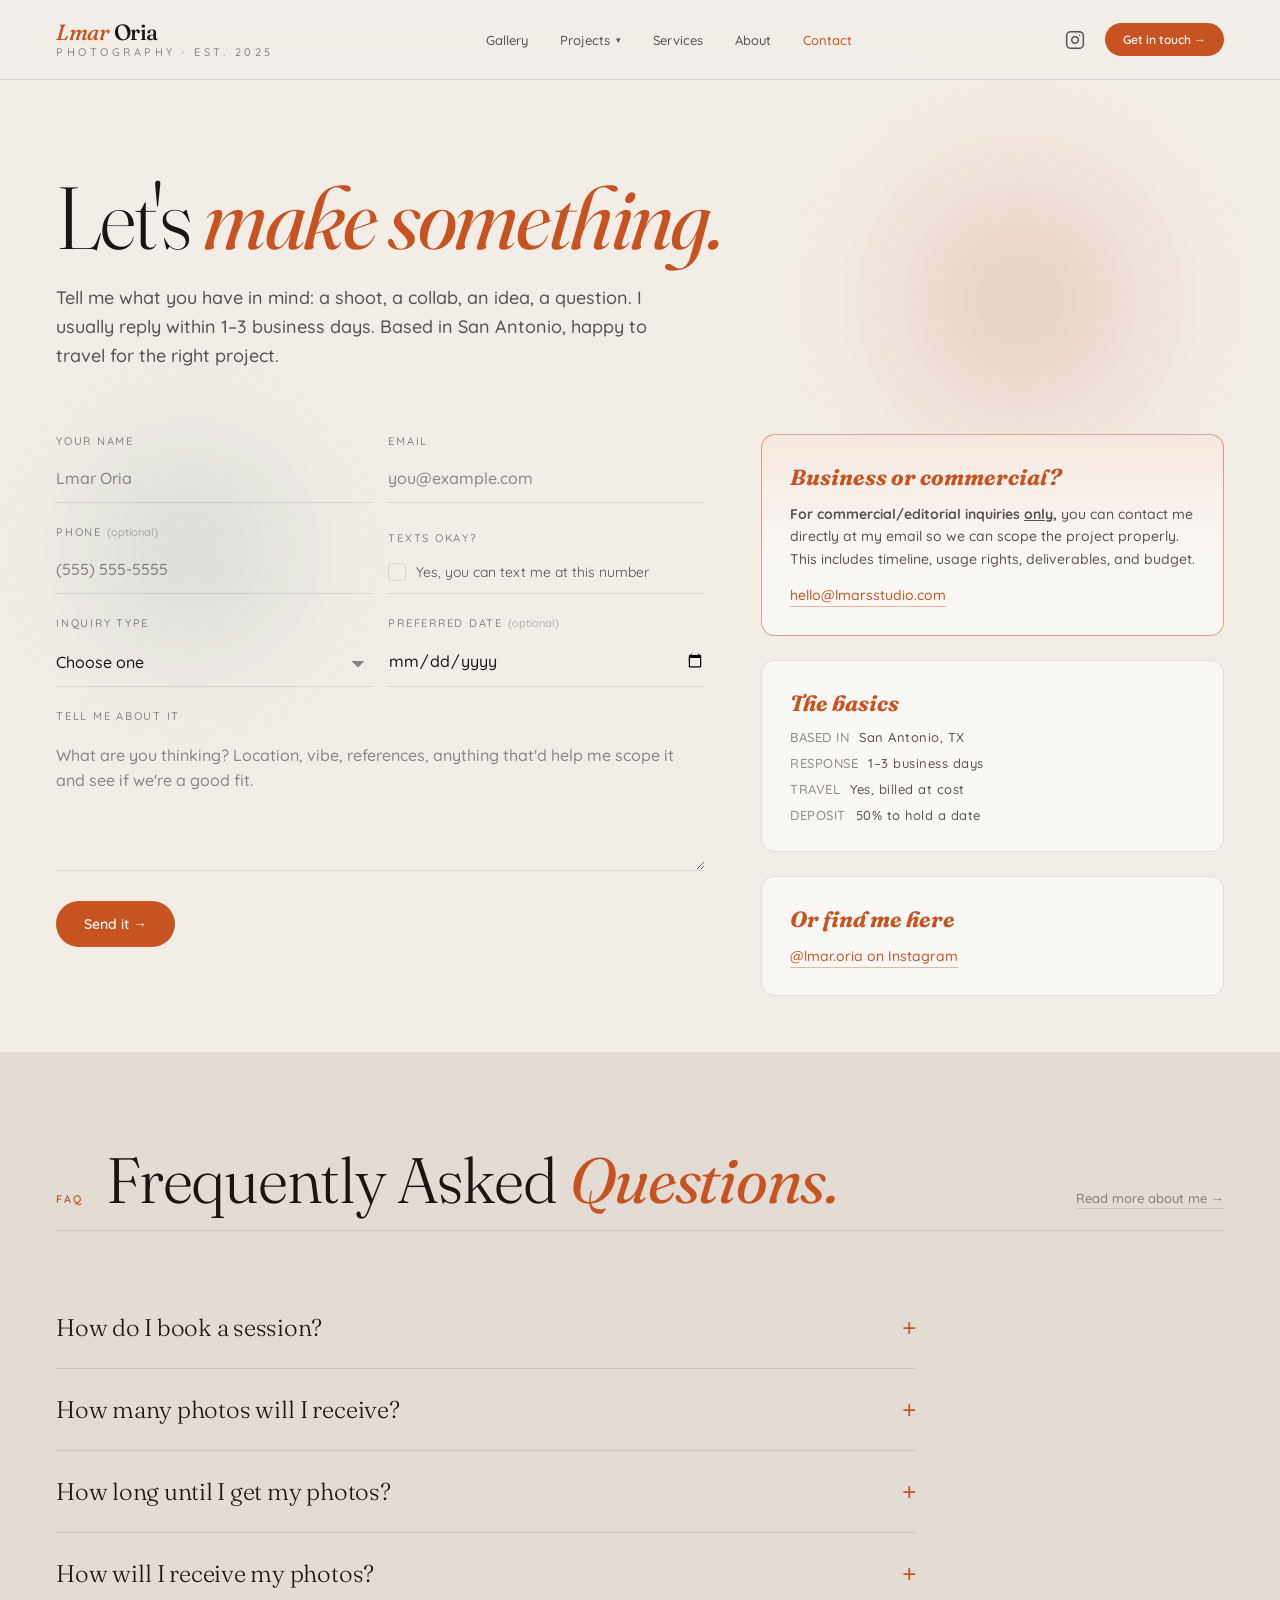
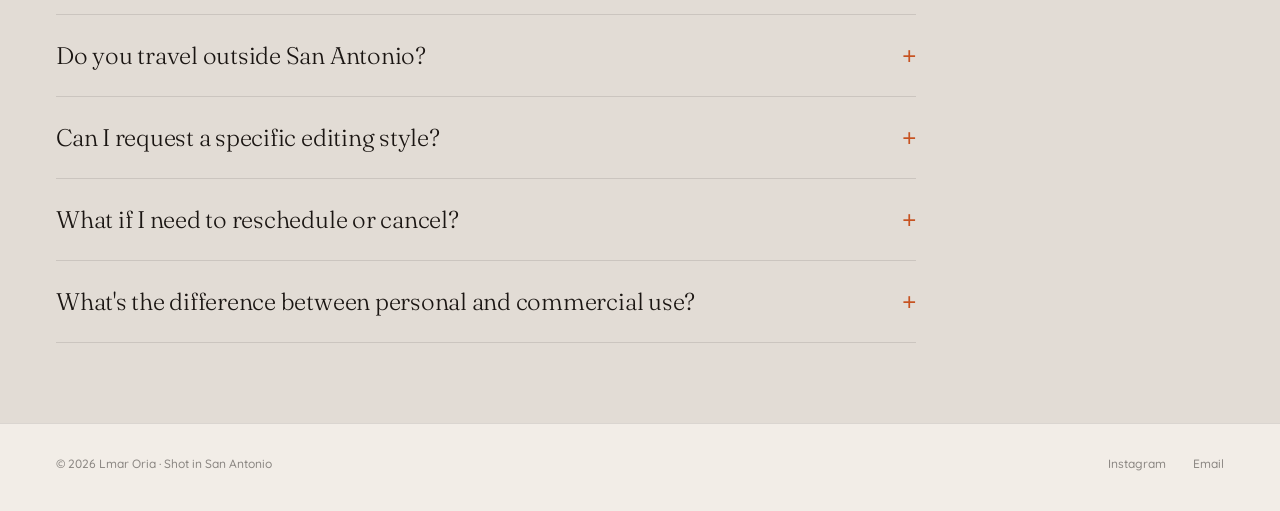
<file: contact.html>
<!DOCTYPE html>
<html lang="en">
<head>
<meta charset="UTF-8" />
<meta name="viewport" content="width=device-width, initial-scale=1.0" />
<title>Book a Session | San Antonio Photographer | Lmar Oria</title>
<meta name="description" content="Ready to shoot? Contact San Antonio photographer Lmar Oria for automotive, portrait, lifestyle, and event photography. Rates start at $150." />

<link rel="preconnect" href="https://fonts.googleapis.com">
<link rel="preconnect" href="https://fonts.gstatic.com" crossorigin>
<link href="https://fonts.googleapis.com/css2?family=Quicksand:wght@300;400;500;600;700&family=Fraunces:opsz,wght@9..144,300;9..144,400;9..144,500;9..144,600&display=swap" rel="stylesheet">

<link rel="canonical" href="https://lmarsstudio.com/contact.html" />
<link rel="stylesheet" href="styles.css">
<script src="/projects.js" defer></script>
</head>
<body>
<div class="page">

  <!-- HEADER -->
  <header class="hdr">
    <a href="/" class="logo">
      <span class="logo-top"><em>Lmar</em> Oria</span>
      <span class="logo-bot">Photography · Est. 2025</span>
    </a>
    <nav class="nav">
      <a href="/gallery.html">Gallery</a>
      <!-- <a href="/#video">Video</a> -->
      <div class="nav-item">
        <button type="button" aria-haspopup="true">Projects <span class="caret">▾</span></button>
        <ul class="proj-drop" data-projects-dropdown></ul>
      </div>
      <a href="/services.html">Services</a>
      <a href="/about.html">About</a>
      <a href="/contact.html" class="is-active">Contact</a>
    </nav>
    <div class="hdr-end">
      <a href="https://instagram.com/lmar.oria" class="nav-ig" target="_blank" rel="noopener noreferrer" aria-label="Instagram">
        <svg width="16" height="16" viewBox="0 0 24 24" fill="none" stroke="currentColor" stroke-width="1.75" stroke-linecap="round" stroke-linejoin="round" aria-hidden="true"><rect x="2" y="2" width="20" height="20" rx="5" ry="5"/><path d="M16 11.37A4 4 0 1 1 12.63 8 4 4 0 0 1 16 11.37z"/><line x1="17.5" y1="6.5" x2="17.51" y2="6.5"/></svg>
      </a>
      <a href="/contact.html" class="cta">Get in touch →</a>
    </div>
    <button class="menu-toggle" aria-label="Menu" aria-expanded="false" aria-controls="mobileMenu">
      <span class="mt-icon"><span></span></span>
    </button>
  </header>

  <!-- MOBILE MENU -->
  <div class="mobile-menu" id="mobileMenu">
    <nav>
      <a href="/gallery.html">Gallery</a>
      <!-- <a href="/#video">Video</a> -->
      <button type="button" class="m-projects-toggle" aria-expanded="false" aria-controls="mProjects">
        Projects <span class="m-caret">+</span>
      </button>
      <ul class="m-projects" id="mProjects" data-projects-mobile></ul>
      <a href="/services.html">Services</a>
      <a href="/about.html">About</a>
      <a href="/contact.html" class="is-active">Contact</a>
      <a href="/contact.html" class="m-cta">Get in touch →</a>
      <a href="https://instagram.com/lmar.oria" class="m-ig" target="_blank" rel="noopener noreferrer" aria-label="Instagram">
        <svg width="20" height="20" viewBox="0 0 24 24" fill="none" stroke="currentColor" stroke-width="1.75" stroke-linecap="round" stroke-linejoin="round" aria-hidden="true"><rect x="2" y="2" width="20" height="20" rx="5" ry="5"/><path d="M16 11.37A4 4 0 1 1 12.63 8 4 4 0 0 1 16 11.37z"/><line x1="17.5" y1="6.5" x2="17.51" y2="6.5"/></svg>
      </a>
    </nav>
  </div>

  <!-- CONTACT PAGE -->
  <section class="contact-page">
    <div class="contact-hero">
      <h1 class="reveal reveal-d1">Let's <em>make something.</em></h1>
      <p class="reveal reveal-d2">Tell me what you have in mind: a shoot, a collab, an idea, a question. I usually reply within 1–3 business days. Based in San Antonio, happy to travel for the right project.</p>
    </div>

    <div class="contact-grid">
      <!-- FORM -->
      <form
        class="cf reveal reveal-d3"
        name="contact"
        method="POST"
        action="/thanks.html"
        data-netlify="true"
        data-netlify-honeypot="bot-field"
        netlify
        id="contactForm"
      >
        <input type="hidden" name="form-name" value="contact" />
        <p class="cf-honey"><label>Don't fill this out: <input name="bot-field" /></label></p>

        <div class="cf-row cf-row--2">
          <div class="cf-field">
            <label for="cf-name">Your name</label>
            <input id="cf-name" type="text" name="name" required autocomplete="name" placeholder="Lmar Oria" />
          </div>
          <div class="cf-field">
            <label for="cf-email">Email</label>
            <input id="cf-email" type="email" name="email" required autocomplete="email" placeholder="you@example.com" />
          </div>
        </div>

        <div class="cf-row cf-row--2">
          <div class="cf-field">
            <label for="cf-phone">Phone <span style="text-transform:none;letter-spacing:0;opacity:0.6">(optional)</span></label>
            <input id="cf-phone" type="tel" name="phone" autocomplete="tel" placeholder="(555) 555-5555" />
          </div>
          <div class="cf-field cf-field--check" id="cfTextOptWrap" hidden>
            <label for="cf-text-ok">Texts okay?</label>
            <label class="cf-check">
              <input id="cf-text-ok" type="checkbox" name="ok_to_text" value="yes" />
              <span>Yes, you can text me at this number</span>
            </label>
          </div>
        </div>

        <div class="cf-row cf-row--2">
          <div class="cf-field">
            <label for="cf-type">Inquiry type</label>
            <select id="cf-type" name="inquiry_type" required>
              <option value="" disabled selected>Choose one</option>
              <option>Automotive</option>
              <option>Portrait</option>
              <option>Events</option>
              <option>Other</option>
              <option>Just saying hi</option>
            </select>
          </div>
          <div class="cf-field">
            <label for="cf-date">Preferred date <span style="text-transform:none;letter-spacing:0;opacity:0.6">(optional)</span></label>
            <input id="cf-date" type="date" name="preferred_date" />
          </div>
        </div>

        <div class="cf-row">
          <label for="cf-message">Tell me about it</label>
          <textarea id="cf-message" name="message" required placeholder="What are you thinking? Location, vibe, references, anything that'd help me scope it and see if we're a good fit."></textarea>
        </div>

        <button class="cf-submit" type="submit">Send it →</button>
        <div id="cfStatus" class="cf-status" style="display:none"></div>
      </form>

      <!-- SIDEBAR -->
      <aside class="contact-aside">
        <div class="contact-aside-card is-accent reveal reveal-d4">
          <h3>Business or commercial?</h3>
          <p><strong>For commercial/editorial inquiries <u>only</u>,</strong> you can contact me directly at my email so we can scope the project properly. This includes timeline, usage rights, deliverables, and budget.</p>
          <p><a class="email-link" href="mailto:hello@lmarsstudio.com?subject=Commercial inquiry">hello@lmarsstudio.com</a></p>
        </div>

        <div class="contact-aside-card reveal reveal-d5">
          <h3>The basics</h3>
          <div class="meta-list">
            <div><span>BASED IN</span>San Antonio, TX</div>
            <div><span>RESPONSE</span>1–3 business days</div>
            <div><span>TRAVEL</span>Yes, billed at cost</div>
            <div><span>DEPOSIT</span>50% to hold a date</div>
          </div>
        </div>

        <div class="contact-aside-card reveal reveal-d5">
          <h3>Or find me here</h3>
          <p style="margin-bottom:0">
            <a class="email-link" href="https://instagram.com/lmar.oria">@lmar.oria on Instagram</a>
          </p>
        </div>
      </aside>
    </div>
  </section>

  <!-- FAQ -->
  <section class="faq section--mid">
    <div class="faq-head">
      <div class="section-head reveal">
        <span class="kicker">FAQ</span>
        <h2 class="h2">Frequently Asked <em>Questions.</em></h2>
        <a href="/about.html" class="section-link">Read more about me →</a>
      </div>
    </div>
    <div class="faq-grid">

      <details class="faq-item reveal">
        <summary>How do I book a session?</summary>
        <div class="faq-body">
          Fill out the form above with the shoot type, your general idea, and preferred dates. I'll reply within 1–3 business days. Once we've aligned on scope and date, a 50% deposit locks it in, with the remaining balance due on the day of the shoot.
        </div>
      </details>

      <details class="faq-item reveal">
        <summary>How many photos will I receive?</summary>
        <div class="faq-body">
          Depends on the package: 8 edited images for an Automotive Mini, up to 30 for a Premium session. Every delivered photo is fully edited. I don't hand over unedited raw files or a dump of every frame I took.
        </div>
      </details>

      <details class="faq-item reveal">
        <summary>How long until I get my photos?</summary>
        <div class="faq-body">
          Standard turnaround is 5 business days. Some packages include same-week delivery. I'll confirm your exact timeline when we book. I don't rush edits, but I also don't sit on them.
        </div>
      </details>

      <details class="faq-item reveal">
        <summary>How will I receive my photos?</summary>
        <div class="faq-body">
          Via a private online gallery link sent to your email. High-res downloads, no watermarks, yours to keep. You can download everything at once or pick individual files.
        </div>
      </details>

      <details class="faq-item reveal">
        <summary>Do you travel outside San Antonio?</summary>
        <div class="faq-body">
          Yes. Travel within a reasonable distance of San Antonio is generally worked into the quote. Anything further, like another city or out of state, gets billed at cost: mileage or flights, plus accommodations if it's an overnight. Tell me what you're thinking and I'll put together a number.
        </div>
      </details>

      <details class="faq-item reveal">
        <summary>Can I request a specific editing style?</summary>
        <div class="faq-body">
          The portfolio is the best indicator of how I edit. If you have reference shots or a specific look in mind, share them when you reach out and I'll let you know whether it's in range. I won't commit to mimicking another photographer's style wholesale, but I can work toward a tone or mood.
        </div>
      </details>

      <details class="faq-item reveal">
        <summary>What if I need to reschedule or cancel?</summary>
        <div class="faq-body">
          Reschedules are free up to 48 hours before the shoot. Cancellations within 48 hours forfeit the deposit, except for genuine emergencies. Illness, a family emergency, or anything truly outside your control: reach out as soon as you know and we will work something out. The same goes for me. If I have to cancel or reschedule for any reason, including illness or an emergency on my end, you get a full refund or priority rebooking, your call.
        </div>
      </details>

      <details class="faq-item reveal">
        <summary>What's the difference between personal and commercial use?</summary>
        <div class="faq-body">
          Personal use covers sharing on social media, printing for yourself, using in a portfolio. Anything non-commercial. Commercial use means the images appear in paid advertising, brand campaigns, editorial placements, or are licensed to a third party. Commercial licensing is scoped separately; reach out to discuss usage, timeline, and budget.
        </div>
      </details>

    </div>
  </section>

  <!-- FOOTER -->
  <footer class="foot">
    <span>© 2026 Lmar Oria · Shot in San Antonio</span>
    <span class="foot-links">
      <a href="https://instagram.com/lmar.oria">Instagram</a>
      <a href="mailto:hello@lmarsstudio.com">Email</a>
    </span>
  </footer>
</div>

<script>
  (function () {
    var form = document.getElementById('contactForm');
    var status = document.getElementById('cfStatus');
    var phone = document.getElementById('cf-phone');
    var textWrap = document.getElementById('cfTextOptWrap');
    var textOk = document.getElementById('cf-text-ok');
    if (!form) return;

    // Show "texts okay?" only when a phone number is entered
    function togglePhoneOpt() {
      var has = phone && phone.value.trim().length > 0;
      if (textWrap) textWrap.hidden = !has;
      if (!has && textOk) textOk.checked = false;
    }
    if (phone) {
      phone.addEventListener('input', togglePhoneOpt);
      togglePhoneOpt();
    }

    form.addEventListener('submit', function (e) {
      e.preventDefault();
      var data = new FormData(form);
      var body = new URLSearchParams();
      data.forEach(function (v, k) { body.append(k, v); });

      status.style.display = 'block';
      status.className = 'cf-status';
      status.textContent = 'Sending…';

      fetch('/', {
        method: 'POST',
        headers: { 'Content-Type': 'application/x-www-form-urlencoded' },
        body: body.toString()
      })
      .then(function (r) {
        if (!r.ok) throw new Error(r.status);
        status.className = 'cf-status is-ok';
        status.textContent = ‘Got it. I\’ll be in touch within 1–3 business days.’;
        form.reset();
      })
      .catch(function () {
        status.className = 'cf-status is-err';
        status.innerHTML = 'Something went wrong. Email me directly at <a class="email-link" href="mailto:hello@lmarsstudio.com">hello@lmarsstudio.com</a>.';
      });
    });
  })();
</script>
</body>
</html>
</file>
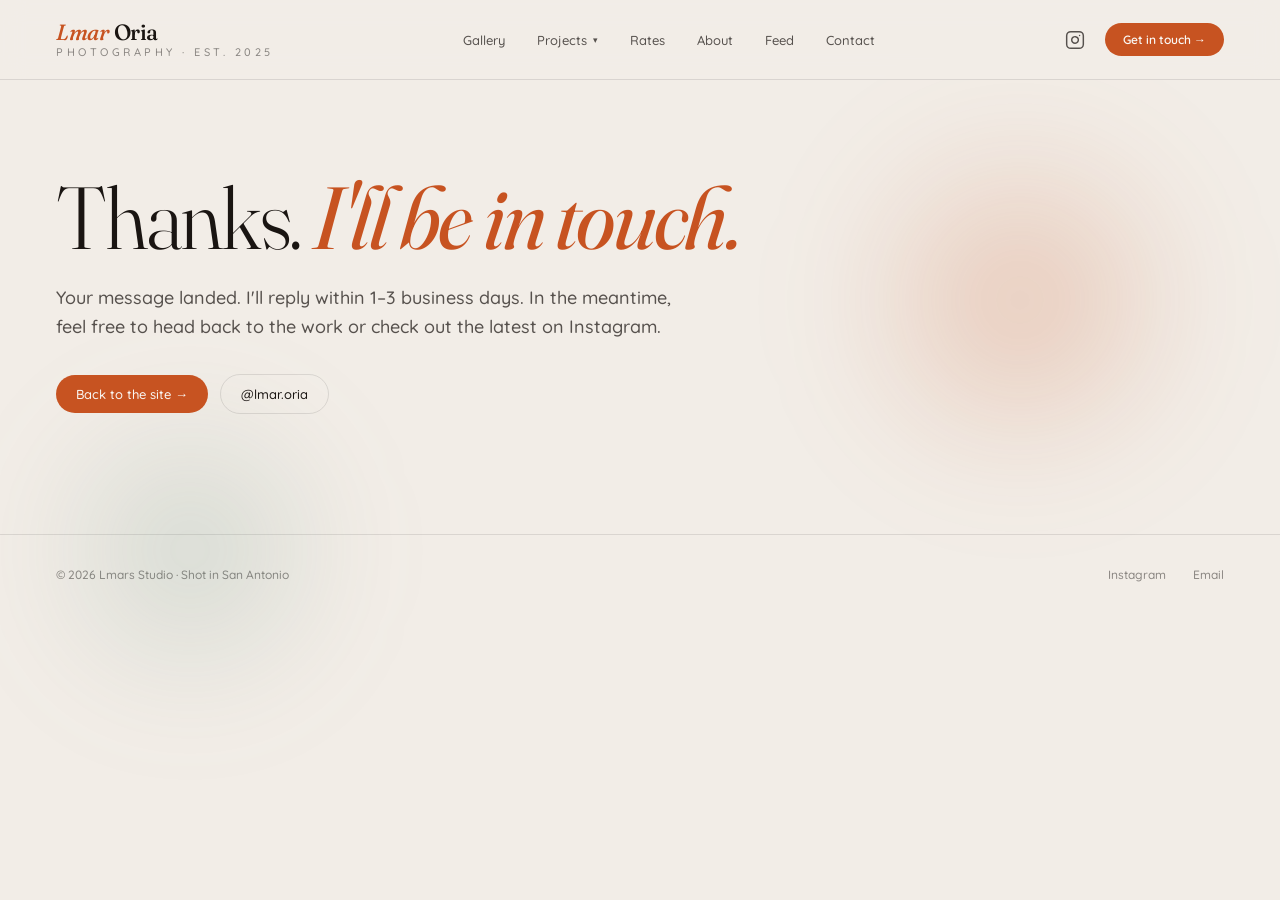
<file: thanks.html>
<!DOCTYPE html>
<html lang="en">
<head>
<meta charset="UTF-8" />
<meta name="viewport" content="width=device-width, initial-scale=1.0" />
<title>Thanks | Lmars Studio</title>
<meta name="description" content="Thanks for reaching out." />
<meta name="robots" content="noindex" />

<link rel="preconnect" href="https://fonts.googleapis.com">
<link rel="preconnect" href="https://fonts.gstatic.com" crossorigin>
<link href="https://fonts.googleapis.com/css2?family=Quicksand:wght@300;400;500;600;700&family=Fraunces:opsz,wght@9..144,300;9..144,400;9..144,500;9..144,600&display=swap" rel="stylesheet">

<link rel="stylesheet" href="styles.css">
<script src="/projects.js" defer></script>
</head>
<body>
<div class="page">

  <!-- HEADER -->
  <header class="hdr">
    <a href="/" class="logo">
      <span class="logo-top"><em>Lmar</em> Oria</span>
      <span class="logo-bot">Photography · Est. 2025</span>
    </a>
    <nav class="nav">
      <a href="/gallery.html">Gallery</a>
      <!-- <a href="/#video">Video</a> -->
      <div class="nav-item">
        <button type="button" aria-haspopup="true">Projects <span class="caret">▾</span></button>
        <ul class="proj-drop" data-projects-dropdown></ul>
      </div>
      <a href="/#rates">Rates</a>
      <a href="/#about">About</a>
      <a href="/#feed">Feed</a>
      <a href="/contact.html">Contact</a>
    </nav>
    <div class="hdr-end">
      <a href="https://instagram.com/lmar.oria" class="nav-ig" target="_blank" rel="noopener noreferrer" aria-label="Instagram">
        <svg width="16" height="16" viewBox="0 0 24 24" fill="none" stroke="currentColor" stroke-width="1.75" stroke-linecap="round" stroke-linejoin="round" aria-hidden="true"><rect x="2" y="2" width="20" height="20" rx="5" ry="5"/><path d="M16 11.37A4 4 0 1 1 12.63 8 4 4 0 0 1 16 11.37z"/><line x1="17.5" y1="6.5" x2="17.51" y2="6.5"/></svg>
      </a>
      <a href="/contact.html" class="cta">Get in touch →</a>
    </div>
    <button class="menu-toggle" aria-label="Menu" aria-expanded="false" aria-controls="mobileMenu">
      <span class="mt-icon"><span></span></span>
    </button>
  </header>

  <!-- MOBILE MENU -->
  <div class="mobile-menu" id="mobileMenu">
    <nav>
      <a href="/gallery.html">Gallery</a>
      <!-- <a href="/#video">Video</a> -->
      <button type="button" class="m-projects-toggle" aria-expanded="false" aria-controls="mProjects">
        Projects <span class="m-caret">+</span>
      </button>
      <ul class="m-projects" id="mProjects" data-projects-mobile></ul>
      <a href="/#rates">Rates</a>
      <a href="/#about">About</a>
      <a href="/#feed">Feed</a>
      <a href="/contact.html">Contact</a>
      <a href="/contact.html" class="m-cta">Get in touch →</a>
      <a href="https://instagram.com/lmar.oria" class="m-ig" target="_blank" rel="noopener noreferrer" aria-label="Instagram">
        <svg width="20" height="20" viewBox="0 0 24 24" fill="none" stroke="currentColor" stroke-width="1.75" stroke-linecap="round" stroke-linejoin="round" aria-hidden="true"><rect x="2" y="2" width="20" height="20" rx="5" ry="5"/><path d="M16 11.37A4 4 0 1 1 12.63 8 4 4 0 0 1 16 11.37z"/><line x1="17.5" y1="6.5" x2="17.51" y2="6.5"/></svg>
      </a>
    </nav>
  </div>

  <section class="contact-page">
    <div class="contact-hero">
      <h1>Thanks. <em>I'll be in touch.</em></h1>
      <p>Your message landed. I'll reply within 1–3 business days. In the meantime, feel free to head back to the work or check out the latest on Instagram.</p>
      <div class="hero-row" style="margin-top:32px">
        <a href="/" class="pill pill--primary">Back to the site →</a>
        <a href="https://instagram.com/lmar.oria" class="pill pill--ghost">@lmar.oria</a>
      </div>
    </div>
  </section>

  <!-- FOOTER -->
  <footer class="foot">
    <span>© 2026 Lmars Studio · Shot in San Antonio</span>
    <span class="foot-links">
      <a href="https://instagram.com/lmar.oria">Instagram</a>
      <a href="mailto:hello@lmarsstudio.com">Email</a>
    </span>
  </footer>
</div>
</body>
</html>
</file>
<file: styles.css>
:root {
    --bg:           #F2EDE7;
    --bg-deep:      #E8E2DA;
    --bg-card:      #FAF8F5;
    --ink:          #1A1512;
    --ink-soft:     rgba(26, 21, 18, 0.72);
    --ink-mute:     rgba(26, 21, 18, 0.48);
    --line:         rgba(26, 21, 18, 0.11);
    --accent:       #C75321;
    --accent-2:     #5E8C7C;
    --ink-on-accent: #FAF8F5;
  }

  * { box-sizing: border-box; margin: 0; padding: 0; }
  html, body { background: var(--bg); color: var(--ink); font-family: "Quicksand", sans-serif; font-weight: 500; -webkit-font-smoothing: antialiased; }
  html { scroll-behavior: smooth; }
  img { display: block; max-width: 100%; }
  a { color: inherit; text-decoration: none; }
  button { font: inherit; background: none; border: 0; cursor: pointer; color: inherit; }
  ul { list-style: none; }

  .page { width: 100%; margin: 0 auto; }

  /* HEADER */
  .hdr {
    display: grid; grid-template-columns: auto 1fr auto; align-items: center;
    padding: 22px 56px; gap: 32px;
    border-bottom: 1px solid var(--line);
    position: sticky; top: 0; background: color-mix(in srgb, var(--bg) 88%, transparent); backdrop-filter: blur(12px);
    -webkit-backdrop-filter: blur(12px);
    z-index: 100;
  }
  .logo { display: flex; flex-direction: column; line-height: 0.95; font-family: "Fraunces", serif; white-space: nowrap; }
  .logo-top { font-size: 22px; letter-spacing: -0.02em; }
  .logo-top em { font-style: italic; color: var(--accent); }
  .logo-bot { font-size: 11px; letter-spacing: 0.32em; text-transform: uppercase; color: var(--ink-mute); font-family: "Quicksand", sans-serif; font-weight: 500; margin-top: 4px; }
  .nav { display: flex; gap: 32px; justify-self: center; font-size: 13px; font-weight: 500; flex-wrap: nowrap; }
  .nav a { color: var(--ink-soft); transition: color 200ms; position: relative; cursor: pointer; }
  .nav a.is-active { color: var(--accent); }
  .nav a:hover { color: var(--accent); }
  .cta { display: inline-flex; align-items: center; gap: 6px; font-size: 12px; padding: 9px 18px; background: var(--accent); color: var(--ink-on-accent); border-radius: 99px; font-weight: 600; transition: transform 200ms; white-space: nowrap; }
  .cta:hover { transform: translateY(-1px); }
  .hdr-end { display: flex; align-items: center; gap: 20px; }
  .nav-ig { display: inline-flex; align-items: center; color: var(--ink-soft); transition: color 200ms; }
  .nav-ig:hover { color: var(--accent); }
  .nav-ig svg { display: block; width: 20px; height: 20px; }

  /* HERO */
  .hero { position: relative; display: grid; grid-template-columns: 1.05fr 1fr; min-height: 620px; }
  .hero-text { padding: 72px 56px; display: flex; flex-direction: column; justify-content: space-between; position: relative; }
  .hero-text::before {
    content: ""; position: absolute; top: 60px; right: 60px; width: 320px; height: 320px;
    background: radial-gradient(circle, color-mix(in srgb, var(--accent) 38%, transparent) 0%, transparent 70%);
    filter: blur(50px); pointer-events: none;
  }
  .hero-text::after {
    content: ""; position: absolute; bottom: 60px; left: 30px; width: 260px; height: 260px;
    background: radial-gradient(circle, color-mix(in srgb, var(--accent-2) 35%, transparent) 0%, transparent 70%);
    filter: blur(50px); pointer-events: none;
  }
  .hero-title { position: relative; z-index: 1; font-family: "Fraunces", serif; font-weight: 300; font-size: 96px; line-height: 0.94; letter-spacing: -0.025em; margin-bottom: 28px; }
  .hero-title em { font-style: italic; color: var(--accent); font-weight: 400; }
  .hero-bio { position: relative; z-index: 1; font-size: 17px; line-height: 1.6; color: var(--ink-soft); max-width: 44ch; margin-bottom: 36px; }
  .hero-row { position: relative; z-index: 1; display: flex; gap: 12px; flex-wrap: wrap; align-items: center; }
  .pill { display: inline-flex; align-items: center; gap: 8px; padding: 11px 20px; border-radius: 99px; font-size: 13px; font-weight: 500; transition: transform 200ms; }
  .pill:hover { transform: translateY(-1px); }
  .pill--primary { background: var(--accent); color: var(--ink-on-accent); }
  .pill--ghost { background: transparent; border: 1px solid var(--line); color: var(--ink); }
  .hero-meta { position: relative; z-index: 1; display: flex; gap: 28px; margin-top: 32px; padding-top: 28px; border-top: 1px solid var(--line); font-family: "Quicksand", sans-serif; font-size: 11px; color: var(--ink-mute); flex-wrap: wrap; }
  .hero-meta div span { display: block; color: var(--ink); margin-top: 4px; font-family: "Fraunces", serif; font-size: 16px; font-style: italic; }

  .hero-img { position: relative; overflow: hidden; }
  .hero-img img { width: 100%; height: 100%; object-fit: cover; }
  .hero-img-meta { position: absolute; left: 24px; bottom: 24px; background: rgba(20,18,16,0.85); color: var(--ink); padding: 10px 16px; border-radius: 99px; font-size: 11px; letter-spacing: 0.06em; display: flex; align-items: center; gap: 10px; backdrop-filter: blur(8px); -webkit-backdrop-filter: blur(8px); }
  .hero-img-meta strong { color: var(--accent); font-weight: 600; }
  .hero-img-meta span { color: var(--ink-mute); }

  /* MARQUEE */
  .marquee {
    background: var(--accent); color: var(--ink-on-accent); padding: 20px 0; overflow: hidden;
    font-family: "Fraunces", serif; font-style: italic; font-size: 30px; letter-spacing: -0.01em;
  }
  .marquee-track { display: flex; gap: 48px; white-space: nowrap; animation: marquee 40s linear infinite; width: max-content; }
  .marquee-item { display: inline-flex; align-items: center; gap: 48px; }
  .marquee-item::after { content: "✦"; color: var(--ink-on-accent); font-size: 18px; }
  @keyframes marquee {
    from { transform: translateX(0); }
    to { transform: translateX(-50%); }
  }

  /* SECTION HEAD */
  .section { padding: 96px 56px 32px; position: relative; }
  .section-head { display: flex; align-items: baseline; gap: 24px; margin-bottom: 40px; padding-bottom: 18px; border-bottom: 1px solid var(--line); flex-wrap: wrap; }
  .kicker { font-size: 11px; letter-spacing: 0.16em; text-transform: uppercase; color: var(--accent); font-weight: 600; }
  .h2 { font-family: "Fraunces", serif; font-weight: 300; font-size: 64px; letter-spacing: -0.02em; line-height: 1; }
  .h2 em { font-style: italic; color: var(--accent); font-weight: 400; }
  .section-link { margin-left: auto; font-size: 13px; color: var(--ink-mute); border-bottom: 1px solid var(--line); padding-bottom: 2px; transition: color 200ms; }
  .section-link:hover { color: var(--accent); border-color: var(--accent); }

  /* ABOUT */
  .about { display: grid; grid-template-columns: 1fr 1fr; gap: 56px; align-items: center; }
  .about-img { aspect-ratio: 4/5; overflow: hidden; position: relative; }
  .about-img img { width: 100%; height: 100%; object-fit: cover; filter: saturate(0.95); }
  .about-img::after { content: ""; position: absolute; inset: 0; background: linear-gradient(180deg, transparent 60%, rgba(20,18,16,0.4) 100%); pointer-events: none; }
  .about-h { font-family: "Fraunces", serif; font-weight: 300; font-size: 56px; line-height: 1; letter-spacing: -0.02em; margin-bottom: 28px; }
  .about-h em { font-style: italic; color: var(--accent); }
  .about-body p { font-size: 16px; line-height: 1.7; color: var(--ink-soft); margin-bottom: 18px; }
  .about-cards { display: grid; grid-template-columns: 1fr 1fr; gap: 16px; margin-top: 32px; }
  .about-card { background: var(--bg-card); padding: 24px; border-radius: 12px; border: 1px solid var(--line); }
  .about-card h4 { font-family: "Fraunces", serif; font-style: italic; font-size: 22px; margin-bottom: 10px; color: var(--accent); }
  .about-card p { font-size: 13px; line-height: 1.55; color: var(--ink-mute); }

  /* WORK GRID */
  .work-grid { display: grid; grid-template-columns: 1fr 1fr 1fr; grid-auto-rows: 320px; gap: 16px; }
  .proj { position: relative; overflow: hidden; background: var(--bg-card); display: block; }
  .proj.large { grid-column: span 2; grid-row: span 2; }
  .proj.tall { grid-row: span 2; }
  .proj.wide { grid-column: span 2; }
  .proj img { width: 100%; height: 100%; object-fit: cover; transition: transform 700ms cubic-bezier(.22,1,.36,1); }
  .proj[role="button"] { cursor: pointer; }
  .proj:hover img { transform: scale(1.04); }
  .proj-cap { position: absolute; left: 22px; right: 22px; bottom: 22px; color: #fff; display: flex; justify-content: space-between; align-items: end; gap: 16px; z-index: 2; }
  .proj::after { content: ""; position: absolute; inset: 0; background: linear-gradient(180deg, transparent 50%, rgba(0,0,0,0.55) 100%); pointer-events: none; z-index: 1; }
  .proj-cap-text strong { font-family: "Fraunces", serif; font-weight: 400; font-size: 26px; display: block; letter-spacing: -0.01em; margin-bottom: 4px; }
  .proj.large .proj-cap-text strong { font-size: 38px; }
  .proj-cap-text span { font-size: 11px; letter-spacing: 0.12em; text-transform: uppercase; opacity: 0.85; }
  .proj-arrow { width: 40px; height: 40px; border-radius: 50%; background: var(--accent); color: var(--ink-on-accent); display: grid; place-items: center; flex-shrink: 0; transition: transform 200ms; }
  .proj:hover .proj-arrow { transform: rotate(45deg); }

  /* SOFTWARE LIST */
  .code-list { display: grid; gap: 0; margin-top: 8px; }
  .code-row { display: grid; grid-template-columns: 60px 1.6fr 1fr 1fr 60px; gap: 24px; align-items: center; padding: 22px 0; border-bottom: 1px solid var(--line); transition: padding 200ms, color 200ms; min-width: 0; }
  .code-row:hover { padding-left: 12px; }
  .code-row:hover .code-title { color: var(--accent); }
  .code-num { font-family: "Quicksand", sans-serif; font-size: 11px; color: var(--ink-mute); }
  .code-title { font-family: "Fraunces", serif; font-size: 28px; letter-spacing: -0.01em; transition: color 200ms; min-width: 0; }
  .code-title em { font-style: italic; color: var(--accent); font-size: 14px; font-family: "Quicksand", sans-serif; font-weight: 500; margin-left: 12px; vertical-align: middle; padding: 3px 10px; border-radius: 99px; background: color-mix(in srgb, var(--accent) 18%, transparent); white-space: nowrap; }
  .code-tags { display: flex; gap: 6px; flex-wrap: wrap; }
  .code-tag { font-size: 11px; padding: 3px 9px; border: 1px solid var(--line); border-radius: 99px; color: var(--ink-soft); white-space: nowrap; }
  .code-meta { font-size: 12px; color: var(--ink-mute); white-space: nowrap; }
  .code-arrow { text-align: right; font-size: 18px; color: var(--accent); }

  /* IG RAIL */
  .ig { padding: 96px 0 32px; }
  .ig-head { display: flex; justify-content: space-between; align-items: baseline; padding: 0 56px 24px; gap: 16px; flex-wrap: wrap; }
  .ig-head-left { display: flex; align-items: baseline; gap: 16px; flex-wrap: wrap; }
  .ig-handle { font-family: "Fraunces", serif; font-size: 32px; font-style: italic; color: var(--accent); }
  .ig-meta { font-size: 12px; color: var(--ink-mute); }
  .ig-arrows { display: flex; gap: 8px; }
  .ig-arrow { width: 40px; height: 40px; border-radius: 50%; border: 1px solid var(--line); display: grid; place-items: center; font-size: 16px; color: var(--ink); transition: background 200ms, color 200ms, border-color 200ms; }
  .ig-arrow:hover { background: var(--accent); color: var(--ink-on-accent); border-color: var(--accent); }
  .ig-rail { display: flex; gap: 12px; padding: 0 56px; overflow-x: auto; scroll-snap-type: x mandatory; scrollbar-width: none; }
  .ig-rail::-webkit-scrollbar { display: none; }
  .ig-tile { position: relative; flex: 0 0 240px; aspect-ratio: 1/1; overflow: hidden; background: var(--bg-card); scroll-snap-align: start; }
  .ig-tile--skeleton { background: linear-gradient(110deg, var(--bg-card) 30%, color-mix(in srgb, var(--accent) 8%, var(--bg-card)) 50%, var(--bg-card) 70%); background-size: 200% 100%; animation: shimmer 1.6s linear infinite; }
  @keyframes shimmer { from { background-position: 200% 0; } to { background-position: -200% 0; } }
  .ig-tile img { width: 100%; height: 100%; object-fit: cover; transition: transform 500ms; }
  .ig-tile:hover img { transform: scale(1.03); }
  .ig-tile-info { position: absolute; left: 10px; right: 10px; bottom: 10px; display: flex; justify-content: space-between; align-items: center; color: #fff; font-size: 11px; }
  .ig-tile-likes { background: rgba(0,0,0,0.55); padding: 4px 10px; border-radius: 99px; backdrop-filter: blur(6px); -webkit-backdrop-filter: blur(6px); }
  .ig-tile-vid { position: absolute; top: 10px; right: 10px; background: var(--accent); color: var(--ink-on-accent); width: 28px; height: 28px; border-radius: 50%; display: grid; place-items: center; font-size: 11px; font-weight: 700; }

  /* CONTACT CARD */
  .contact { padding: 96px 56px 56px; }
  .contact-card {
    position: relative; overflow: hidden;
    background: var(--bg-deep); border-radius: 16px; padding: 80px 64px;
    display: grid; grid-template-columns: 1.4fr 1fr; gap: 64px; align-items: center;
  }
  .contact-card::before {
    content: ""; position: absolute; top: -100px; right: -50px; width: 400px; height: 400px;
    background: radial-gradient(circle, color-mix(in srgb, var(--accent) 30%, transparent) 0%, transparent 65%);
    filter: blur(60px); pointer-events: none;
  }
  .contact-card::after {
    content: ""; position: absolute; bottom: -120px; left: -50px; width: 360px; height: 360px;
    background: radial-gradient(circle, color-mix(in srgb, var(--accent-2) 28%, transparent) 0%, transparent 65%);
    filter: blur(60px); pointer-events: none;
  }
  .contact-h { position: relative; z-index: 1; font-family: "Fraunces", serif; font-weight: 300; font-size: 72px; line-height: 0.95; letter-spacing: -0.025em; margin-bottom: 24px; }
  .contact-h em { font-style: italic; color: var(--accent); }
  .contact-bio { position: relative; z-index: 1; font-size: 16px; line-height: 1.6; color: var(--ink-soft); max-width: 42ch; margin-bottom: 32px; }
  .contact-row { position: relative; z-index: 1; display: flex; gap: 12px; flex-wrap: wrap; }
  .contact-side { position: relative; z-index: 1; display: grid; gap: 14px; }
  .contact-side a { display: grid; grid-template-columns: 14px 1fr auto; gap: 14px; align-items: center; padding: 16px 18px; border: 1px solid var(--line); border-radius: 12px; font-size: 14px; transition: border-color 200ms, background 200ms; }
  .contact-side a:hover { border-color: var(--accent); background: color-mix(in srgb, var(--accent) 6%, transparent); }
  .contact-side .dot { width: 8px; height: 8px; border-radius: 50%; background: var(--accent); justify-self: center; }
  .contact-side .arr { color: var(--accent); }
  .contact-side strong { display: block; font-weight: 500; }
  .contact-side small { display: block; color: var(--ink-mute); font-size: 11px; margin-top: 2px; }

  /* FOOTER */
  .foot { padding: 32px 56px 40px; display: flex; justify-content: space-between; align-items: center; font-size: 12px; color: var(--ink-mute); border-top: 1px solid var(--line); flex-wrap: wrap; gap: 12px; }
  .foot a { margin-left: 24px; color: var(--ink-mute); transition: color 200ms; }
  .foot-links a:first-child { margin-left: 0; }
  .foot a:hover { color: var(--accent); }

  /* RATES */
  .rates-layout { display: grid; grid-template-columns: 220px 1fr; gap: 32px; align-items: start; }
  .rates-side { position: sticky; top: 96px; display: flex; flex-direction: column; gap: 2px; border-left: 1px solid var(--line); padding-left: 0; }
  .rates-side-label { font-size: 10px; letter-spacing: 0.18em; text-transform: uppercase; color: var(--ink-mute); padding: 0 0 14px 18px; font-family: "Quicksand", sans-serif; }
  .rates-side button { text-align: left; padding: 14px 18px; font-size: 15px; color: var(--ink-soft); border-left: 2px solid transparent; margin-left: -1px; transition: color 200ms, border-color 200ms, background 200ms; display: flex; justify-content: space-between; align-items: center; gap: 12px; font-family: "Fraunces", serif; }
  .rates-side button:hover { color: var(--ink); }
  .rates-side button.is-active { color: var(--accent); border-left-color: var(--accent); background: color-mix(in srgb, var(--accent) 6%, transparent); font-style: italic; }
  .rates-side button .rs-from { font-family: "Quicksand", sans-serif; font-size: 11px; color: var(--ink-mute); font-style: normal; }
  .rates-side button.is-active .rs-from { color: var(--accent); }
  .rates-grid { display: grid; grid-template-columns: 1fr 1fr 1fr; gap: 16px; }
  .rates-grid.is-solo { grid-template-columns: minmax(0, 520px); justify-content: start; }
  .rate-card { position: relative; padding: 36px 28px 32px; border: 1px solid var(--line); border-radius: 14px; background: var(--bg-card); display: flex; flex-direction: column; gap: 18px; transition: border-color 200ms, transform 200ms; }
  .rate-card:hover { border-color: var(--accent); transform: translateY(-2px); }
  .rate-card.is-featured { border-color: color-mix(in srgb, var(--accent) 60%, transparent); background: linear-gradient(180deg, color-mix(in srgb, var(--accent) 10%, var(--bg-card)) 0%, var(--bg-card) 60%); }
  .rate-tag { position: absolute; top: -10px; right: 22px; background: var(--accent); color: var(--ink-on-accent); font-size: 10px; letter-spacing: 0.16em; text-transform: uppercase; font-weight: 700; padding: 4px 10px; border-radius: 99px; }
  .rate-name { font-family: "Fraunces", serif; font-style: italic; font-size: 26px; color: var(--accent); }
  .rate-price { font-family: "Fraunces", serif; font-weight: 300; font-size: 52px; line-height: 1; letter-spacing: -0.02em; }
  .rate-price small { font-family: "Quicksand", sans-serif; font-size: 11px; font-weight: 500; letter-spacing: 0.12em; color: var(--ink-mute); display: block; margin-bottom: 6px; text-transform: uppercase; }
  .rate-list { display: grid; gap: 10px; font-size: 13px; color: var(--ink-soft); line-height: 1.5; padding-top: 4px; border-top: 1px solid var(--line); margin-top: 4px; padding-top: 18px; }
  .rate-list li { display: grid; grid-template-columns: 14px 1fr; gap: 10px; align-items: start; }
  .rate-list li::before { content: "✦"; color: var(--accent); font-size: 11px; line-height: 1.5; }
  .rate-cta { margin-top: auto; padding-top: 8px; }
  .rate-cta a { display: inline-flex; align-items: center; gap: 6px; font-size: 13px; color: var(--accent); border-bottom: 1px solid color-mix(in srgb, var(--accent) 40%, transparent); padding-bottom: 2px; transition: border-color 200ms; }
  .rate-cta a:hover { border-color: var(--accent); }
  .rates-note { margin-top: 28px; font-size: 12px; color: var(--ink-mute); font-family: "Quicksand", sans-serif; letter-spacing: 0.04em; }

  /* ANIMATIONS */
  .reveal { opacity: 0; transform: translateY(24px); transition: opacity 800ms cubic-bezier(.22,1,.36,1), transform 800ms cubic-bezier(.22,1,.36,1); will-change: opacity, transform; }
  .reveal.is-visible { opacity: 1; transform: none; }
  .reveal-d1 { transition-delay: 80ms; }
  .reveal-d2 { transition-delay: 160ms; }
  .reveal-d3 { transition-delay: 240ms; }
  .reveal-d4 { transition-delay: 320ms; }
  .reveal-d5 { transition-delay: 400ms; }

  /* Hero one-shot cascade on load */
  .hero-text > div > * { animation: rise 900ms cubic-bezier(.22,1,.36,1) both; }
  .hero-text > div > *:nth-child(1) { animation-delay: 80ms; }
  .hero-text > div > *:nth-child(2) { animation-delay: 180ms; }
  .hero-text > div > *:nth-child(3) { animation-delay: 280ms; }
  .hero-text > div > *:nth-child(4) { animation-delay: 380ms; }
  .hero-text > div > *:nth-child(5) { animation-delay: 480ms; }
  .hero-img { animation: hero-img-rise 1000ms cubic-bezier(.22,1,.36,1) 200ms both; }
  @keyframes rise { from { opacity: 0; transform: translateY(20px); } to { opacity: 1; transform: none; } }
  @keyframes hero-img-rise { from { opacity: 0; transform: scale(1.04); } to { opacity: 1; transform: none; } }

  /* Rates category switch */
  .rates-grid { animation: rates-grid-in 500ms cubic-bezier(.22,1,.36,1) both; }
  @keyframes rates-grid-in { from { opacity: 0; transform: translateY(10px); } to { opacity: 1; transform: none; } }
  .rates-grid .rate-card { animation: rate-card-in 650ms cubic-bezier(.22,1,.36,1) both; }
  .rates-grid .rate-card:nth-child(1) { animation-delay: 60ms; }
  .rates-grid .rate-card:nth-child(2) { animation-delay: 160ms; }
  .rates-grid .rate-card:nth-child(3) { animation-delay: 260ms; }
  @keyframes rate-card-in { from { opacity: 0; transform: translateY(18px); } to { opacity: 1; transform: none; } }

  @media (prefers-reduced-motion: reduce) {
    .reveal, .reveal.is-visible { opacity: 1; transform: none; transition: none; }
    .hero-text > div > *, .hero-img, .rates-grid, .rates-grid .rate-card { animation: none; }
  }

  /* RESPONSIVE */
  @media (max-width: 960px) {
    .hdr { grid-template-columns: 1fr auto; padding: 18px 24px; gap: 16px; }
    .nav { display: none; }
    .hero { grid-template-columns: 1fr; min-height: 0; }
    .hero-text { padding: 48px 24px; }
    .hero-img { aspect-ratio: 4/3; }
    .hero-title { font-size: 64px; }
    .section { padding: 64px 24px 24px; }
    .h2 { font-size: 44px; }
    .about { grid-template-columns: 1fr; gap: 32px; }
    .about-h { font-size: 38px; }
    .about-cards { grid-template-columns: 1fr; }
    .work-grid { grid-template-columns: 1fr 1fr; grid-auto-rows: 220px; }
    .proj.large, .proj.wide { grid-column: span 2; }
    .code-row { grid-template-columns: 40px 1fr 40px; row-gap: 8px; }
    .code-tags, .code-meta { grid-column: 2 / 3; }
    .code-title { font-size: 22px; }
    .ig-head { padding: 0 24px 16px; }
    .ig-rail { padding: 0 24px; }
    .contact { padding: 64px 24px 32px; }
    .rates-layout { grid-template-columns: 1fr; gap: 24px; }
    .rates-side { position: static; flex-direction: row; overflow-x: auto; border-left: 0; border-bottom: 1px solid var(--line); padding-bottom: 0; }
    .rates-side-label { display: none; }
    .rates-side button { border-left: 0; border-bottom: 2px solid transparent; padding: 12px 14px; white-space: nowrap; font-size: 14px; }
    .rates-side button.is-active { border-left-color: transparent; border-bottom-color: var(--accent); background: transparent; }
    .rates-side button .rs-from { display: none; }
    .rates-grid { grid-template-columns: 1fr; }
    .contact-card { grid-template-columns: 1fr; padding: 48px 28px; gap: 32px; }
    .contact-h { font-size: 48px; }
    .foot { padding: 24px; }
  }

/* ================= COLOR BLOCKING ================= */
/*
  Apply .section--dark or .section--mid to any section element.
  All 10 CSS tokens are overridden so every child component adapts automatically.
*/
.section--dark {
  background:        #141210;
  --bg:              #141210;
  --bg-deep:         #0C0A09;
  --bg-card:         #1E1A16;
  --ink:             #F3EAE0;
  --ink-soft:        rgba(243, 234, 224, 0.85);
  --ink-mute:        rgba(243, 234, 224, 0.58);
  --line:            rgba(243, 234, 224, 0.10);
  /* --accent and --ink-on-accent intentionally inherit from :root
     so the brand orange stays consistent across light + dark sections */
  --accent-2:        #7E9E8E;
  color: var(--ink);
}
.section--mid {
  background: #E2DCD5;
}

/* ================= CONTACT PAGE ================= */
.contact-page { padding: 96px 56px 56px; position: relative; }
.contact-page::before {
  content: ""; position: absolute; top: 40px; right: 80px; width: 360px; height: 360px;
  background: radial-gradient(circle, color-mix(in srgb, var(--accent) 28%, transparent) 0%, transparent 70%);
  filter: blur(60px); pointer-events: none;
}
.contact-page::after {
  content: ""; position: absolute; top: 320px; left: 40px; width: 300px; height: 300px;
  background: radial-gradient(circle, color-mix(in srgb, var(--accent-2) 26%, transparent) 0%, transparent 70%);
  filter: blur(60px); pointer-events: none;
}
.contact-hero { max-width: 760px; margin-bottom: 64px; position: relative; z-index: 1; }
.contact-hero h1 { font-family: "Fraunces", serif; font-weight: 300; font-size: 88px; line-height: 0.95; letter-spacing: -0.025em; margin-bottom: 24px; }
.contact-hero h1 em { font-style: italic; color: var(--accent); font-weight: 400; }
.contact-hero p { font-size: 18px; line-height: 1.6; color: var(--ink-soft); max-width: 56ch; }

.contact-grid { display: grid; grid-template-columns: 1.4fr 1fr; gap: 56px; align-items: start; position: relative; z-index: 1; }

.cf { display: grid; gap: 22px; }
.cf-row { display: grid; gap: 8px; }
.cf-row.cf-row--2 { grid-template-columns: 1fr 1fr; gap: 16px; }
.cf-row.cf-row--2 > .cf-field { display: grid; gap: 8px; }
.cf label { font-size: 11px; letter-spacing: 0.16em; text-transform: uppercase; color: var(--ink-mute); font-weight: 500; font-family: "Quicksand", sans-serif; }
.cf input:not([type="checkbox"]), .cf select, .cf textarea {
  width: 100%; background: transparent; color: var(--ink); border: 0; border-bottom: 1px solid var(--line);
  padding: 12px 0 14px; font: inherit; font-size: 16px; transition: border-color 200ms;
  font-family: "Quicksand", sans-serif;
}
.cf textarea { resize: vertical; min-height: 140px; line-height: 1.55; }
.cf input:focus, .cf select:focus, .cf textarea:focus { outline: none; border-bottom-color: var(--accent); }
.cf input::placeholder, .cf textarea::placeholder { color: var(--ink-mute); }
.cf select { appearance: none; -webkit-appearance: none; background-image: linear-gradient(45deg, transparent 50%, var(--ink-mute) 50%), linear-gradient(135deg, var(--ink-mute) 50%, transparent 50%); background-position: calc(100% - 14px) 22px, calc(100% - 8px) 22px; background-size: 6px 6px, 6px 6px; background-repeat: no-repeat; padding-right: 28px; }
.cf select option { background: var(--bg-card); color: var(--ink); }
.cf-honey { position: absolute; left: -9999px; opacity: 0; }
.cf-submit { margin-top: 8px; justify-self: start; display: inline-flex; align-items: center; gap: 8px; padding: 14px 28px; background: var(--accent); color: var(--ink-on-accent); border-radius: 99px; font-size: 14px; font-weight: 600; transition: transform 200ms; cursor: pointer; border: 0; font-family: "Quicksand", sans-serif; }
.cf-submit:hover { transform: translateY(-1px); }
.cf-status { font-size: 13px; padding: 14px 18px; border-radius: 10px; border: 1px solid var(--line); }
.cf-status.is-ok { border-color: color-mix(in srgb, #6FAF7C 60%, transparent); background: color-mix(in srgb, #6FAF7C 10%, transparent); color: var(--ink); }
.cf-status.is-err { border-color: color-mix(in srgb, #E85D5D 60%, transparent); background: color-mix(in srgb, #E85D5D 10%, transparent); }

.contact-aside { display: grid; gap: 24px; }
.contact-aside-card { padding: 28px; border: 1px solid var(--line); border-radius: 14px; background: var(--bg-card); }
.contact-aside-card.is-accent { border-color: color-mix(in srgb, var(--accent) 50%, transparent); background: linear-gradient(180deg, color-mix(in srgb, var(--accent) 10%, var(--bg-card)) 0%, var(--bg-card) 60%); }
.contact-aside-card h3 { font-family: "Fraunces", serif; font-style: italic; font-size: 22px; color: var(--accent); margin-bottom: 12px; }
.contact-aside-card p { font-size: 14px; line-height: 1.6; color: var(--ink-soft); margin-bottom: 14px; }
.contact-aside-card p:last-child { margin-bottom: 0; }
.contact-aside-card a.email-link { color: var(--accent); border-bottom: 1px solid color-mix(in srgb, var(--accent) 40%, transparent); padding-bottom: 2px; transition: border-color 200ms; word-break: break-all; }
.contact-aside-card a.email-link:hover { border-color: var(--accent); }
.contact-aside-card .meta-list { display: grid; gap: 10px; font-size: 13px; color: var(--ink-soft); font-family: "Quicksand", sans-serif; letter-spacing: 0.04em; }
.contact-aside-card .meta-list div span { color: var(--ink-mute); margin-right: 10px; }

/* Home page "have something in mind" teaser */
.contact-teaser { padding: 96px 56px 56px; }
.contact-teaser-card { position: relative; overflow: hidden; background: var(--bg-deep); border-radius: 16px; padding: 64px; display: grid; grid-template-columns: 1fr auto; gap: 40px; align-items: center; }
.contact-teaser-card::before {
  content: ""; position: absolute; top: -80px; right: -40px; width: 360px; height: 360px;
  background: radial-gradient(circle, color-mix(in srgb, var(--accent) 28%, transparent) 0%, transparent 65%);
  filter: blur(60px); pointer-events: none;
}
.contact-teaser-card::after {
  content: ""; position: absolute; bottom: -100px; left: -40px; width: 320px; height: 320px;
  background: radial-gradient(circle, color-mix(in srgb, var(--accent-2) 26%, transparent) 0%, transparent 65%);
  filter: blur(60px); pointer-events: none;
}
.contact-teaser-card > * { position: relative; z-index: 1; }
.contact-teaser h2 { font-family: "Fraunces", serif; font-weight: 300; font-size: 56px; line-height: 1; letter-spacing: -0.02em; margin-bottom: 14px; }
.contact-teaser h2 em { font-style: italic; color: var(--accent); }
.contact-teaser p { color: var(--ink-soft); font-size: 15px; line-height: 1.55; max-width: 50ch; }

@media (max-width: 960px) {
  .contact-page { padding: 64px 24px 32px; }
  .contact-hero h1 { font-size: 56px; }
  .contact-grid { grid-template-columns: 1fr; gap: 40px; }
  .cf-row.cf-row--2 { grid-template-columns: 1fr; }
  .contact-teaser { padding: 64px 24px 32px; }
  .contact-teaser-card { grid-template-columns: 1fr; padding: 40px 28px; gap: 24px; }
  .contact-teaser h2 { font-size: 40px; }
}

/* Contact form — checkbox */
.cf-field--check { align-self: end; }
.cf label.cf-check { text-transform: none; letter-spacing: 0; font-weight: 400; font-size: 14px; color: var(--ink-soft); display: inline-flex; align-items: center; gap: 10px; padding: 10px 0 12px; cursor: pointer; border-bottom: 1px solid var(--line); font-family: "Quicksand", sans-serif; }
.cf-check input[type="checkbox"] { appearance: none; -webkit-appearance: none; width: 18px; height: 18px; min-width: 18px; box-sizing: border-box; padding: 0; margin: 0; border: 1px solid var(--line); border-radius: 4px; background: transparent; cursor: pointer; position: relative; flex-shrink: 0; transition: border-color 200ms, background 200ms; }
.cf-check input[type="checkbox"]:hover { border-color: var(--accent); }
.cf-check input[type="checkbox"]:checked { background: var(--accent); border-color: var(--accent); }
.cf-check input[type="checkbox"]:checked::after {
  content: "";
  position: absolute;
  left: 50%; top: 45%;
  width: 4px; height: 9px;
  border: solid var(--ink-on-accent);
  border-width: 0 2px 2px 0;
  transform: translate(-50%, -50%) rotate(45deg);
}

/* ================= NAV DROPDOWN ================= */
.nav .nav-item { position: relative; }
.nav .nav-item > a, .nav .nav-item > button {
  display: inline-flex; align-items: center; gap: 6px; cursor: pointer;
  color: var(--ink-soft); font: inherit; font-size: 13px; font-weight: 500;
  background: none; border: 0; padding: 0; transition: color 200ms;
}
.nav .nav-item > a:hover, .nav .nav-item > button:hover,
.nav .nav-item > button:focus-visible { color: var(--accent); }
.nav .nav-item .caret { font-size: 9px; transition: transform 200ms; }
.nav .nav-item > button:hover .caret,
.nav .nav-item > button:focus-visible .caret { transform: rotate(180deg); }
.nav .nav-item:has(.proj-drop:hover) > button .caret { transform: rotate(180deg); color: var(--accent); }
.nav .nav-item:has(.proj-drop:hover) > button { color: var(--accent); }

.proj-drop {
  position: absolute; top: calc(100% + 6px); left: 50%; transform: translateX(-50%) translateY(-6px);
  min-width: 200px; max-width: 260px; padding: 8px; border: 1px solid var(--line); border-radius: 12px;
  background: color-mix(in srgb, var(--bg) 97%, transparent); backdrop-filter: blur(16px); -webkit-backdrop-filter: blur(16px);
  box-shadow: 0 18px 48px rgba(0,0,0,0.4);
  opacity: 0; visibility: hidden; pointer-events: none;
  transition: opacity 200ms 200ms, visibility 0s 400ms, transform 200ms 200ms;
  list-style: none; margin: 0; z-index: 60;
}
.proj-drop::before { content: ""; position: absolute; top: -16px; left: -8px; right: -8px; height: 20px; }
.nav .nav-item > button:hover ~ .proj-drop,
.nav .nav-item > button:focus-visible ~ .proj-drop,
.nav .nav-item .proj-drop:hover,
.nav .nav-item .proj-drop:focus-within {
  opacity: 1; visibility: visible; pointer-events: auto; transform: translateX(-50%) translateY(0);
  transition: opacity 200ms 0s, visibility 0s 0s, transform 200ms 0s;
}
.proj-drop-item { margin: 0; }
.proj-drop-item a {
  display: block; padding: 10px 14px; border-radius: 8px;
  color: var(--ink-soft); transition: background 200ms, color 200ms;
  font-family: "Quicksand", sans-serif; font-size: 13px; font-weight: 500;
}
.proj-drop-item a:hover { background: color-mix(in srgb, var(--accent) 10%, transparent); color: var(--accent); }
.proj-drop-item.is-current a { color: var(--accent); background: color-mix(in srgb, var(--accent) 8%, transparent); }
.proj-drop-title { display: block; color: inherit; line-height: 1.2; overflow: hidden; text-overflow: ellipsis; white-space: nowrap; }
.proj-drop-empty { padding: 14px 16px; font-size: 13px; color: var(--ink-mute); }

/* ================= PROJECT PAGE ================= */
.proj-page { padding: 40px 56px 32px; position: relative; }
.proj-page::before {
  content: ""; position: absolute; top: 60px; right: 60px; width: 380px; height: 380px;
  background: radial-gradient(circle, color-mix(in srgb, var(--accent) 28%, transparent) 0%, transparent 70%);
  filter: blur(60px); pointer-events: none;
}
.proj-page::after {
  content: ""; position: absolute; top: 320px; left: 40px; width: 320px; height: 320px;
  background: radial-gradient(circle, color-mix(in srgb, var(--accent-2) 26%, transparent) 0%, transparent 70%);
  filter: blur(60px); pointer-events: none;
}
.proj-hero { display: grid; grid-template-columns: 1.3fr 1fr; gap: 56px; align-items: end; margin-bottom: 72px; position: relative; z-index: 1; }
.proj-hero-img { max-height: 640px; justify-self: end; width: 100%; max-width: 520px; }
.proj-hero-text h1 { font-family: "Fraunces", serif; font-weight: 300; font-size: 96px; line-height: 0.94; letter-spacing: -0.025em; margin-bottom: 24px; }
.proj-hero-text h1 em { font-style: italic; color: var(--accent); font-weight: 400; }
.proj-hero-text p { font-size: 17px; line-height: 1.6; color: var(--ink-soft); max-width: 48ch; margin-bottom: 28px; }
.proj-hero-meta { display: grid; grid-template-columns: repeat(3, auto); gap: 28px; padding-top: 24px; border-top: 1px solid var(--line); font-family: "Quicksand", sans-serif; font-size: 11px; color: var(--ink-mute); letter-spacing: 0.04em; }
.proj-hero-meta div span { display: block; color: var(--ink); margin-top: 4px; font-family: "Fraunces", serif; font-size: 16px; font-style: italic; letter-spacing: -0.01em; }
.proj-hero-img { aspect-ratio: 4/5; overflow: hidden; position: relative; }
.proj-hero-img img { width: 100%; height: 100%; object-fit: cover; }

.proj-gallery { display: grid; grid-template-columns: 1fr 1fr 1fr; gap: 16px; position: relative; z-index: 1; }
.proj-gallery .cell { position: relative; overflow: hidden; background: var(--bg-card); aspect-ratio: 4/3; cursor: pointer; }
.proj-gallery .cell.wide { grid-column: span 2; }
.proj-gallery .cell.tall { grid-row: span 2; aspect-ratio: 3/4; }
.proj-gallery .cell.large { grid-column: span 2; grid-row: span 2; aspect-ratio: 3/2; }
.proj-gallery .cell img { width: 100%; height: 100%; object-fit: cover; transition: transform 700ms cubic-bezier(.22,1,.36,1); }
.proj-gallery .cell:hover img { transform: scale(1.03); }

.proj-foot-cta { padding: 96px 56px 56px; }
.proj-foot-cta .inner { padding: 56px 48px; border: 1px solid var(--line); border-radius: 14px; background: var(--bg-card); display: grid; grid-template-columns: 1fr auto; gap: 32px; align-items: center; }
.proj-foot-cta h3 { font-family: "Fraunces", serif; font-weight: 300; font-size: 40px; letter-spacing: -0.02em; line-height: 1.05; }
.proj-foot-cta h3 em { font-style: italic; color: var(--accent); }
.proj-foot-cta p { font-size: 15px; color: var(--ink-soft); margin-top: 10px; max-width: 48ch; }

@media (max-width: 960px) {
  .proj-page { padding: 28px 24px 24px; }
  .proj-hero { grid-template-columns: 1fr; gap: 32px; }
  .proj-hero-text h1 { font-size: 56px; }
  .proj-hero-meta { grid-template-columns: 1fr; gap: 14px; }
  .proj-gallery { grid-template-columns: 1fr 1fr; }
  .proj-gallery .cell.large { grid-column: span 2; }
  .proj-foot-cta { padding: 56px 24px 32px; }
  .proj-foot-cta .inner { grid-template-columns: 1fr; padding: 36px 24px; }
  .proj-foot-cta h3 { font-size: 30px; }
}

/* ================= LIGHTBOX ================= */
.lightbox {
  position: fixed; inset: 0; z-index: 200;
  background: rgba(0, 0, 0, 0.92);
  display: grid; place-items: center;
  padding: 24px;
  cursor: zoom-out;
  animation: lb-fade 180ms ease both;
}
@keyframes lb-fade { from { opacity: 0; } to { opacity: 1; } }

.lb-img-wrap {
  position: relative;
  max-width: min(90vw, 1100px);
  cursor: default;
  animation: lb-scale 260ms cubic-bezier(.22,1,.36,1) both;
}
@keyframes lb-scale { from { opacity: 0; transform: scale(0.97); } to { opacity: 1; transform: none; } }

.lb-img-wrap img {
  display: block;
  max-width: min(90vw, 1100px);
  max-height: 82vh;
  width: auto;
  height: auto;
  object-fit: contain;
}
.lb-cap {
  display: flex; align-items: center; justify-content: space-between;
  gap: 16px;
  margin-top: 14px;
  color: rgba(255, 255, 255, 0.85);
  padding: 0 2px;
}
.lb-cap strong { font-family: "Fraunces", serif; font-size: 17px; font-weight: 400; font-style: italic; }
.lb-cap span { font-size: 11px; letter-spacing: 0.14em; text-transform: uppercase; opacity: 0.55; white-space: nowrap; }

.lb-close {
  position: fixed; top: 24px; right: 24px;
  width: 42px; height: 42px; border-radius: 50%;
  background: rgba(255, 255, 255, 0.10); color: #fff;
  border: 1px solid rgba(255, 255, 255, 0.18);
  font-size: 15px; display: grid; place-items: center;
  cursor: pointer; transition: background 200ms;
  z-index: 201;
}
.lb-close:hover { background: rgba(255, 255, 255, 0.22); }

/* Closing state — triggered by JS adding .is-closing before removal */
.lightbox.is-closing { animation: lb-fade-out 240ms ease both; }
.lightbox.is-closing .lb-img-wrap { animation: lb-scale-out 240ms cubic-bezier(.4,0,.2,1) both; }
@keyframes lb-fade-out { from { opacity: 1; } to { opacity: 0; } }
@keyframes lb-scale-out { from { opacity: 1; transform: none; } to { opacity: 0; transform: scale(0.985); } }

@media (prefers-reduced-motion: reduce) {
  .lightbox, .lightbox.is-closing, .lb-img-wrap, .lightbox.is-closing .lb-img-wrap { animation: none; }
}

/* ================= MOBILE MENU ================= */
.menu-toggle { display: none; }
.mobile-menu { display: none; }

@media (max-width: 960px) {
  .hdr-end { display: none; }
  .menu-toggle {
    display: grid; place-items: center;
    width: 42px; height: 42px; padding: 0;
    background: transparent; border: 1px solid var(--line); border-radius: 10px;
    cursor: pointer; transition: border-color 200ms;
    justify-self: end;
  }
  .menu-toggle:hover { border-color: var(--accent); }
  .menu-toggle .mt-icon { position: relative; display: block; width: 18px; height: 12px; }
  .menu-toggle .mt-icon::before,
  .menu-toggle .mt-icon::after,
  .menu-toggle .mt-icon span {
    content: ""; position: absolute; left: 0; width: 18px; height: 1.5px;
    background: var(--ink); border-radius: 2px; transition: transform 280ms cubic-bezier(.4,0,.2,1), top 200ms 80ms, opacity 120ms;
  }
  .menu-toggle .mt-icon::before { content: ""; top: 0; }
  .menu-toggle .mt-icon span { top: 5px; }
  .menu-toggle .mt-icon::after { content: ""; top: 10px; }
  body.menu-open .menu-toggle { border-color: var(--accent); }
  body.menu-open .menu-toggle .mt-icon::before { top: 5px; transform: rotate(45deg); transition: top 200ms, transform 280ms 100ms cubic-bezier(.4,0,.2,1); }
  body.menu-open .menu-toggle .mt-icon::after { top: 5px; transform: rotate(-45deg); transition: top 200ms, transform 280ms 100ms cubic-bezier(.4,0,.2,1); }
  body.menu-open .menu-toggle .mt-icon span { opacity: 0; }

  .mobile-menu {
    display: block; position: fixed; top: 0; left: 0; right: 0; bottom: 0;
    background: color-mix(in srgb, var(--bg) 96%, transparent);
    backdrop-filter: blur(20px); -webkit-backdrop-filter: blur(20px);
    z-index: 90; padding: 96px 24px 32px;
    transform: translateY(-100%); transition: transform 380ms cubic-bezier(.22,1,.36,1);
    overflow-y: auto;
  }
  body.menu-open { overflow: hidden; }
  body.menu-open .mobile-menu { transform: translateY(0); }

  .mobile-menu nav { display: flex; flex-direction: column; gap: 0; }
  .mobile-menu nav > a,
  .mobile-menu nav > button.m-projects-toggle {
    font-family: "Fraunces", serif; font-size: 30px; font-weight: 300; letter-spacing: -0.01em;
    padding: 16px 0; border-bottom: 1px solid var(--line); color: var(--ink);
    text-align: left; background: none; border-top: 0; border-left: 0; border-right: 0;
    width: 100%; cursor: pointer; display: flex; justify-content: space-between; align-items: center;
    transition: color 200ms; font-style: normal;
  }
  .mobile-menu nav > a:hover,
  .mobile-menu nav > button.m-projects-toggle:hover,
  .mobile-menu nav > a.is-active { color: var(--accent); }
  .m-projects-toggle .m-caret { font-size: 18px; transition: transform 260ms; color: var(--ink-mute); }
  .m-projects-toggle[aria-expanded="true"] .m-caret { transform: rotate(45deg); color: var(--accent); }

  .m-projects { list-style: none; padding: 0; margin: 0; max-height: 0; overflow: hidden; transition: max-height 320ms cubic-bezier(.22,1,.36,1); border-bottom: 1px solid var(--line); }
  .m-projects.is-open { max-height: 400px; }
  .m-projects li { margin: 0; }
  .m-projects a {
    display: block; font-family: "Fraunces", serif; font-style: italic; font-size: 22px;
    color: var(--ink-soft); padding: 10px 0 10px 18px;
    border-left: 2px solid var(--line); margin-left: 4px; transition: color 200ms, border-color 200ms;
  }
  .m-projects a:first-child { margin-top: 8px; }
  .m-projects li:last-child a { margin-bottom: 16px; }
  .m-projects a:hover { color: var(--accent); border-left-color: var(--accent); }
  .m-projects-empty { padding: 14px 0 18px 18px; font-size: 13px; color: var(--ink-mute); }

  .mobile-menu .m-cta {
    display: inline-flex; align-self: flex-start; align-items: center; gap: 6px;
    margin-top: 28px; padding: 14px 26px; background: var(--accent); color: var(--ink-on-accent);
    border-radius: 99px; font-weight: 600; font-size: 14px; font-family: "Quicksand", sans-serif;
    border: 0; cursor: pointer; transition: transform 200ms;
  }
  .mobile-menu .m-cta:hover { transform: translateY(-1px); }
  .mobile-menu .m-ig {
    display: flex; align-self: center; align-items: center; justify-content: center;
    margin-top: 16px; color: var(--ink-mute); transition: color 200ms;
  }
  .mobile-menu .m-ig:hover { color: var(--accent); }
}

/* ================= ABOUT PAGE ================= */
.about-page { padding: 96px 56px 56px; position: relative; }
.about-page::before {
  content: ""; position: absolute; top: 40px; right: 80px; width: 360px; height: 360px;
  background: radial-gradient(circle, color-mix(in srgb, var(--accent) 28%, transparent) 0%, transparent 70%);
  filter: blur(60px); pointer-events: none;
}
.about-page::after {
  content: ""; position: absolute; top: 320px; left: 40px; width: 300px; height: 300px;
  background: radial-gradient(circle, color-mix(in srgb, var(--accent-2) 26%, transparent) 0%, transparent 70%);
  filter: blur(60px); pointer-events: none;
}
.about-hero { max-width: 820px; margin-bottom: 72px; position: relative; z-index: 1; }
.about-hero h1 { font-family: "Fraunces", serif; font-weight: 300; font-size: 88px; line-height: 0.95; letter-spacing: -0.025em; margin-bottom: 28px; }
.about-hero h1 em { font-style: italic; color: var(--accent); font-weight: 400; }
.about-hero p { font-size: 18px; line-height: 1.7; color: var(--ink-soft); max-width: 58ch; }

.about-split { display: grid; grid-template-columns: 1fr 1fr; gap: 64px; align-items: start; position: relative; z-index: 1; margin-bottom: 80px; }
.about-split-img { aspect-ratio: 3/4; overflow: hidden; }
.about-split-img img { width: 100%; height: 100%; object-fit: cover; filter: saturate(0.95); }
.about-split-body { padding-top: 8px; }
.about-split-body h2 { font-family: "Fraunces", serif; font-weight: 300; font-size: 48px; letter-spacing: -0.02em; line-height: 1.05; margin-bottom: 24px; }
.about-split-body h2 em { font-style: italic; color: var(--accent); }
.about-split-body p { font-size: 16px; line-height: 1.75; color: var(--ink-soft); margin-bottom: 20px; }
.about-split-body p:last-child { margin-bottom: 0; }

.about-specs { display: grid; grid-template-columns: repeat(3, 1fr); gap: 16px; position: relative; z-index: 1; margin-bottom: 80px; }
.about-spec { padding: 32px 28px; border: 1px solid var(--line); border-radius: 14px; background: var(--bg-card); }
.about-spec-kicker { font-size: 10px; letter-spacing: 0.18em; text-transform: uppercase; color: var(--accent); font-weight: 600; font-family: "Manrope", sans-serif; margin-bottom: 14px; }
.about-spec h3 { font-family: "Fraunces", serif; font-style: italic; font-size: 26px; color: var(--ink); margin-bottom: 12px; }
.about-spec p { font-size: 13px; line-height: 1.6; color: var(--ink-mute); }

@media (max-width: 960px) {
  .about-page { padding: 64px 24px 32px; }
  .about-hero h1 { font-size: 56px; }
  .about-split { grid-template-columns: 1fr; gap: 36px; margin-bottom: 48px; }
  .about-split-img { aspect-ratio: 4/3; }
  .about-split-body h2 { font-size: 36px; }
  .about-specs { grid-template-columns: 1fr; gap: 12px; margin-bottom: 48px; }
}

/* ================= FAQ SECTION ================= */
.faq { padding: 96px 56px 80px; }
.faq-head { margin-bottom: 56px; }
.faq-grid { max-width: 860px; }
.faq-item { border-bottom: 1px solid var(--line); }
.faq-item summary {
  list-style: none; cursor: pointer;
  display: flex; justify-content: space-between; align-items: center;
  padding: 26px 0; gap: 32px;
  font-family: "Fraunces", serif; font-size: 24px; font-weight: 300; letter-spacing: -0.01em;
  transition: color 200ms;
}
.faq-item summary::-webkit-details-marker { display: none; }
.faq-item summary::after {
  content: "+"; font-size: 24px; color: var(--accent); font-family: "Manrope", sans-serif;
  font-weight: 300; flex-shrink: 0; line-height: 1;
  transition: transform 280ms cubic-bezier(.22,1,.36,1), color 200ms;
}
.faq-item[open] summary { color: var(--accent); }
.faq-item[open] summary::after { transform: rotate(45deg); }
.faq-item summary:hover { color: var(--accent); }
.faq-body { padding: 4px 0 32px; font-size: 16px; line-height: 1.75; color: var(--ink-soft); max-width: 68ch; }
.faq-body a { color: var(--accent); border-bottom: 1px solid color-mix(in srgb, var(--accent) 40%, transparent); transition: border-color 200ms; }
.faq-body a:hover { border-color: var(--accent); }

@media (max-width: 960px) {
  .faq { padding: 64px 24px 56px; }
  .faq-item summary { font-size: 20px; padding: 22px 0; }
  .faq-body { font-size: 15px; }
}

/* ================= SERVICES PAGE ================= */
.services-page { padding: 96px 56px 56px; position: relative; }
.services-page::before {
  content: ""; position: absolute; top: 40px; right: 80px; width: 360px; height: 360px;
  background: radial-gradient(circle, color-mix(in srgb, var(--accent) 28%, transparent) 0%, transparent 70%);
  filter: blur(60px); pointer-events: none;
}
.services-page::after {
  content: ""; position: absolute; top: 320px; left: 40px; width: 300px; height: 300px;
  background: radial-gradient(circle, color-mix(in srgb, var(--accent-2) 26%, transparent) 0%, transparent 70%);
  filter: blur(60px); pointer-events: none;
}
.services-hero { max-width: 820px; margin-bottom: 64px; position: relative; z-index: 1; }
.services-hero h1 { font-family: "Fraunces", serif; font-weight: 300; font-size: 88px; line-height: 0.95; letter-spacing: -0.025em; margin-bottom: 20px; }
.services-hero h1 em { font-style: italic; color: var(--accent); font-weight: 400; }
.services-hero p { font-size: 18px; line-height: 1.6; color: var(--ink-soft); max-width: 56ch; }

.services-rates { position: relative; z-index: 1; }
.services-img { position: relative; aspect-ratio: 21/9; overflow: hidden; border-radius: 14px; margin-bottom: 32px; background: var(--bg-card); }
.services-img img { position: absolute; inset: 0; width: 100%; height: 100%; object-fit: cover; opacity: 0; transition: opacity 600ms cubic-bezier(.22,1,.36,1); }
.services-img img.is-active { opacity: 1; }

@media (max-width: 960px) {
  .services-page { padding: 64px 24px 32px; }
  .services-hero h1 { font-size: 56px; }
  .services-img { aspect-ratio: 16/9; }
}

/* ================= SERVICES EXPECT ================= */
.services-expect { padding: 56px 56px 72px; }
.services-expect-head { border-top: 1px solid var(--line); padding-top: 48px; margin-bottom: 40px; display: flex; align-items: baseline; gap: 24px; flex-wrap: wrap; }
.services-expect-head .h2 { font-size: 48px; }
.services-expect-grid { display: grid; grid-template-columns: repeat(3, 1fr); gap: 16px; max-width: 960px; }
.services-expect-item { padding: 28px 24px; border: 1px solid var(--line); border-radius: 12px; background: var(--bg-card); }
.services-expect-item h4 { font-family: "Fraunces", serif; font-style: italic; font-size: 20px; color: var(--accent); margin-bottom: 10px; }
.services-expect-item p { font-size: 14px; line-height: 1.65; color: var(--ink-soft); }
.services-expect-item.is-warning { border-color: color-mix(in srgb, var(--accent) 40%, transparent); }
.services-expect-item.is-warning h4::before { content: "⚠ "; font-style: normal; font-size: 14px; }

@media (max-width: 960px) {
  .services-expect { padding: 40px 24px 48px; }
  .services-expect-head .h2 { font-size: 36px; }
  .services-expect-grid { grid-template-columns: 1fr; gap: 12px; }
}

/* ================= GALLERY PAGE ================= */
.gallery-page { padding: 64px 56px 32px; position: relative; }
.gallery-hero { max-width: 760px; margin-bottom: 56px; }
.gallery-hero h1 { font-family: "Fraunces", serif; font-weight: 300; font-size: 88px; line-height: 0.95; letter-spacing: -0.025em; margin-bottom: 20px; }
.gallery-hero h1 em { font-style: italic; color: var(--accent); font-weight: 400; }
.gallery-hero p { font-size: 17px; line-height: 1.6; color: var(--ink-soft); max-width: 56ch; }

.gallery-layout { display: grid; grid-template-columns: 220px 1fr; gap: 32px; align-items: start; }
.gallery-side { position: sticky; top: 96px; display: flex; flex-direction: column; gap: 2px; border-left: 1px solid var(--line); }
.gallery-side-label { font-size: 10px; letter-spacing: 0.18em; text-transform: uppercase; color: var(--ink-mute); padding: 0 0 14px 18px; font-family: "Quicksand", sans-serif; }
.gallery-side button {
  text-align: left; padding: 14px 18px; font-size: 15px; color: var(--ink-soft);
  border-left: 2px solid transparent; margin-left: -1px;
  transition: color 200ms, border-color 200ms, background 200ms;
  display: flex; justify-content: space-between; align-items: center; gap: 12px;
  font-family: "Fraunces", serif;
}
.gallery-side button:hover { color: var(--ink); }
.gallery-side button.is-active {
  color: var(--accent); border-left-color: var(--accent);
  background: color-mix(in srgb, var(--accent) 6%, transparent);
  font-style: italic;
}
.gallery-side button .gs-count { font-family: "Quicksand", sans-serif; font-size: 11px; color: var(--ink-mute); font-style: normal; }
.gallery-side button.is-active .gs-count { color: var(--accent); }

.gallery-grid { display: grid; grid-template-columns: 1fr 1fr 1fr; gap: 16px; }
.gallery-tile { position: relative; aspect-ratio: 4/3; overflow: hidden; background: var(--bg-card); display: block; cursor: pointer; }
.gallery-tile img { width: 100%; height: 100%; object-fit: cover; transition: transform 700ms cubic-bezier(.22,1,.36,1); }
.gallery-tile:hover img { transform: scale(1.04); }
.gallery-tile::after { content: ""; position: absolute; inset: 0; background: linear-gradient(180deg, transparent 55%, rgba(0,0,0,0.5) 100%); pointer-events: none; z-index: 1; }
.gallery-tile-cap { position: absolute; left: 18px; right: 18px; bottom: 16px; z-index: 2; color: #fff; display: flex; justify-content: space-between; align-items: end; gap: 12px; opacity: 0; transform: translateY(6px); transition: opacity 250ms, transform 250ms; }
.gallery-tile:hover .gallery-tile-cap { opacity: 1; transform: none; }
.gallery-tile-cap strong { font-family: "Fraunces", serif; font-weight: 400; font-size: 20px; display: block; letter-spacing: -0.01em; }
.gallery-tile-cap span { font-size: 10px; letter-spacing: 0.12em; text-transform: uppercase; opacity: 0.82; display: block; margin-top: 3px; }

.gallery-empty { grid-column: 1 / -1; padding: 80px 24px; text-align: center; color: var(--ink-mute); font-family: "Fraunces", serif; font-style: italic; font-size: 22px; border: 1px dashed var(--line); border-radius: 12px; }

.gallery-count { margin-top: 28px; font-size: 12px; color: var(--ink-mute); font-family: "Quicksand", sans-serif; letter-spacing: 0.04em; }

@media (max-width: 960px) {
  .gallery-page { padding: 32px 24px 24px; }
  .gallery-hero h1 { font-size: 56px; }
  .gallery-layout { grid-template-columns: 1fr; gap: 20px; }
  .gallery-side { position: static; flex-direction: row; overflow-x: auto; border-left: 0; border-bottom: 1px solid var(--line); padding-bottom: 0; scrollbar-width: none; }
  .gallery-side::-webkit-scrollbar { display: none; }
  .gallery-side-label { display: none; }
  .gallery-side button { border-left: 0; border-bottom: 2px solid transparent; padding: 12px 14px; white-space: nowrap; font-size: 14px; }
  .gallery-side button.is-active { border-left-color: transparent; border-bottom-color: var(--accent); background: transparent; }
  .gallery-side button .gs-count { display: none; }
  .gallery-grid { grid-template-columns: 1fr 1fr; gap: 10px; }
}
</file>
